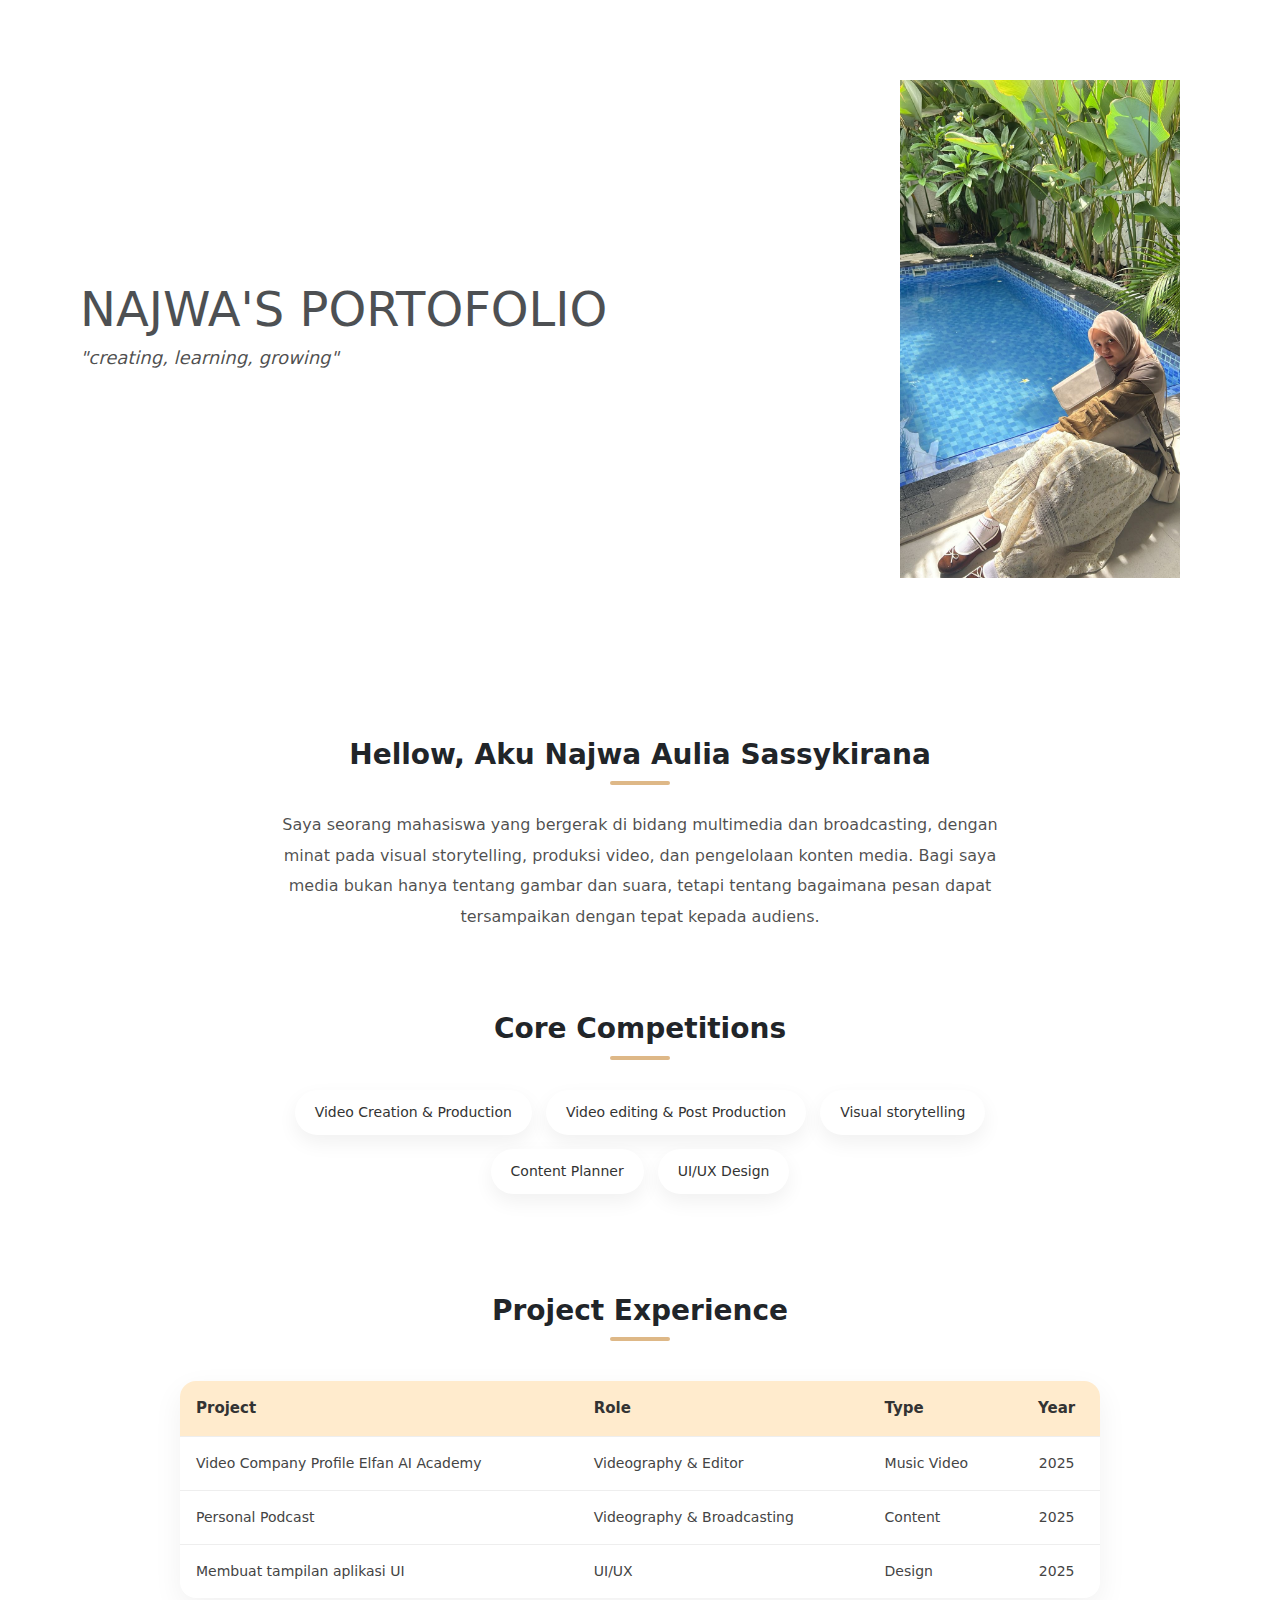
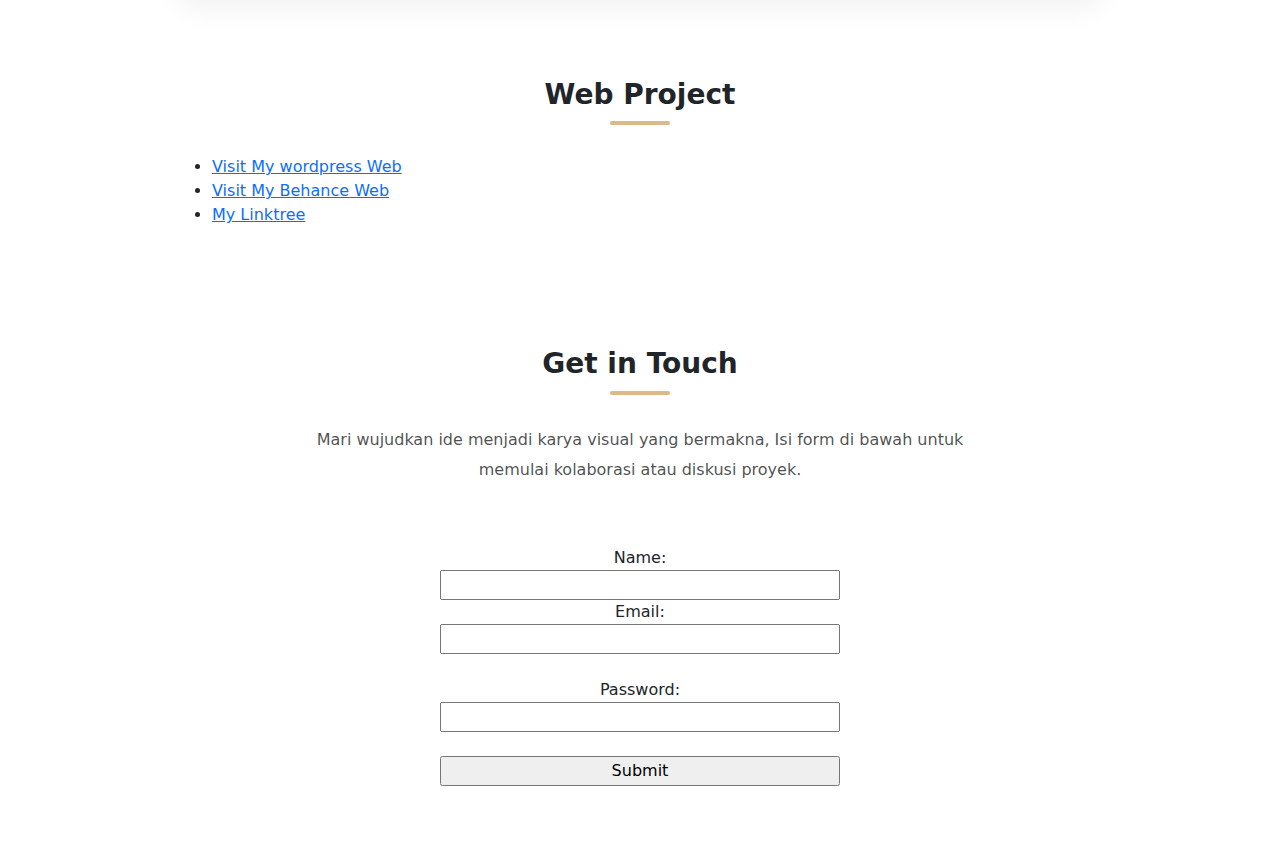
<file: index.html/index.html>
<!DOCTYPE html>
<html lang="en">
  <head>
    <meta charset="UTF-8" />
    <meta name="viewport" content="width=device-width, initial-scale=1.0" />
    <title>Document</title>
    <link rel="stylesheet" href="./bootstrap-5.3.8-dist/css/bootstrap.min.css">
    <link rel="stylesheet" href="style.css">
  </head>
  <body class="body">
    <header class="hero">
      <div class="hero-text">
    <h1>NAJWA'S PORTOFOLIO</h1>
    <h2>"creating, learning, growing"</h2>
      </div>
    <div class="hero-image">
    <img src="./najul.jpg" alt="foto najul">
    </div>
    </header>
    <section class="main-content">
  <div class="intro">
    <h2>Hellow, Aku Najwa Aulia Sassykirana</h2>
    <p>
      Saya seorang mahasiswa yang bergerak di bidang multimedia dan
      broadcasting, dengan minat pada visual storytelling, produksi video, dan
      pengelolaan konten media. Bagi saya media bukan hanya tentang gambar dan
      suara, tetapi tentang bagaimana pesan dapat tersampaikan dengan tepat
      kepada audiens.
    </p>
  </div>


  <section class="main-content">
  <div class="Competitions">
    <h2>Core Competitions</h2>
    <ul class="skills">
      <li>Video Creation & Production</li>
      <li>Video editing & Post Production</li>
      <li>Visual storytelling</li>
      <li>Content Planner</li>
      <li>UI/UX Design</li>
    </ul>
  </div>
  

  </section>

    
  <div class="Projects">
    <h2 class="project-title">Project Experience</h2>

  <table class="project-table">
  <thead>
    <tr>
      <th>Project</th>
      <th>Role</th>
      <th>Type</th>
      <th>Year</th>
    </tr>
  </thead>

  <tbody>
    <tr>
      <td>Video Company Profile Elfan AI Academy</td>
      <td>Videography & Editor</td>
      <td>Music Video</td>
      <td>2025</td>
    </tr>

    <tr>
      <td>Personal Podcast</td>
      <td>Videography & Broadcasting</td>
      <td>Content</td>
      <td>2025</td>
    </tr>

    <tr>
      <td>Membuat tampilan aplikasi UI</td>
      <td>UI/UX</td>
      <td>Design</td>
      <td>2025</td>
    </tr>
  </div>
  </tbody>
</table>


  <div class="web projects">
    <h2>Web Project</h2>
    <ul class="web links">
      <li><a href="https://uniqueplace12.wordpress.com/">Visit My wordpress Web</a></li>
      <li><a href="https://www.behance.net/najwakirana"> Visit My Behance Web</a></li>
      <li><a href="https://linktr.ee/uniqueplace"> My Linktree</a></li>
    </ul>
  </div>

    <section class="contact">
    <h2>Get in Touch</h2>
    <p>
      Mari wujudkan ide menjadi karya visual yang bermakna, Isi form di bawah
      untuk memulai kolaborasi atau diskusi proyek.
    </p>

    <form action="/action_page.php">
      <label for="fname">Name:</label><br />
      <input type="text" id="fname" name="fname" value=><br />
      <label for="email">Email:</label><br />
      <input type="text" id="email" name="email" value=><br /><br />
      <label for="password">Password:</label><br />
      <input type="text" id="password" name="password" value=><br /><br />
      <input type="submit" value="Submit" />
    </form>
  </section>
  </body>
</html>
</file>
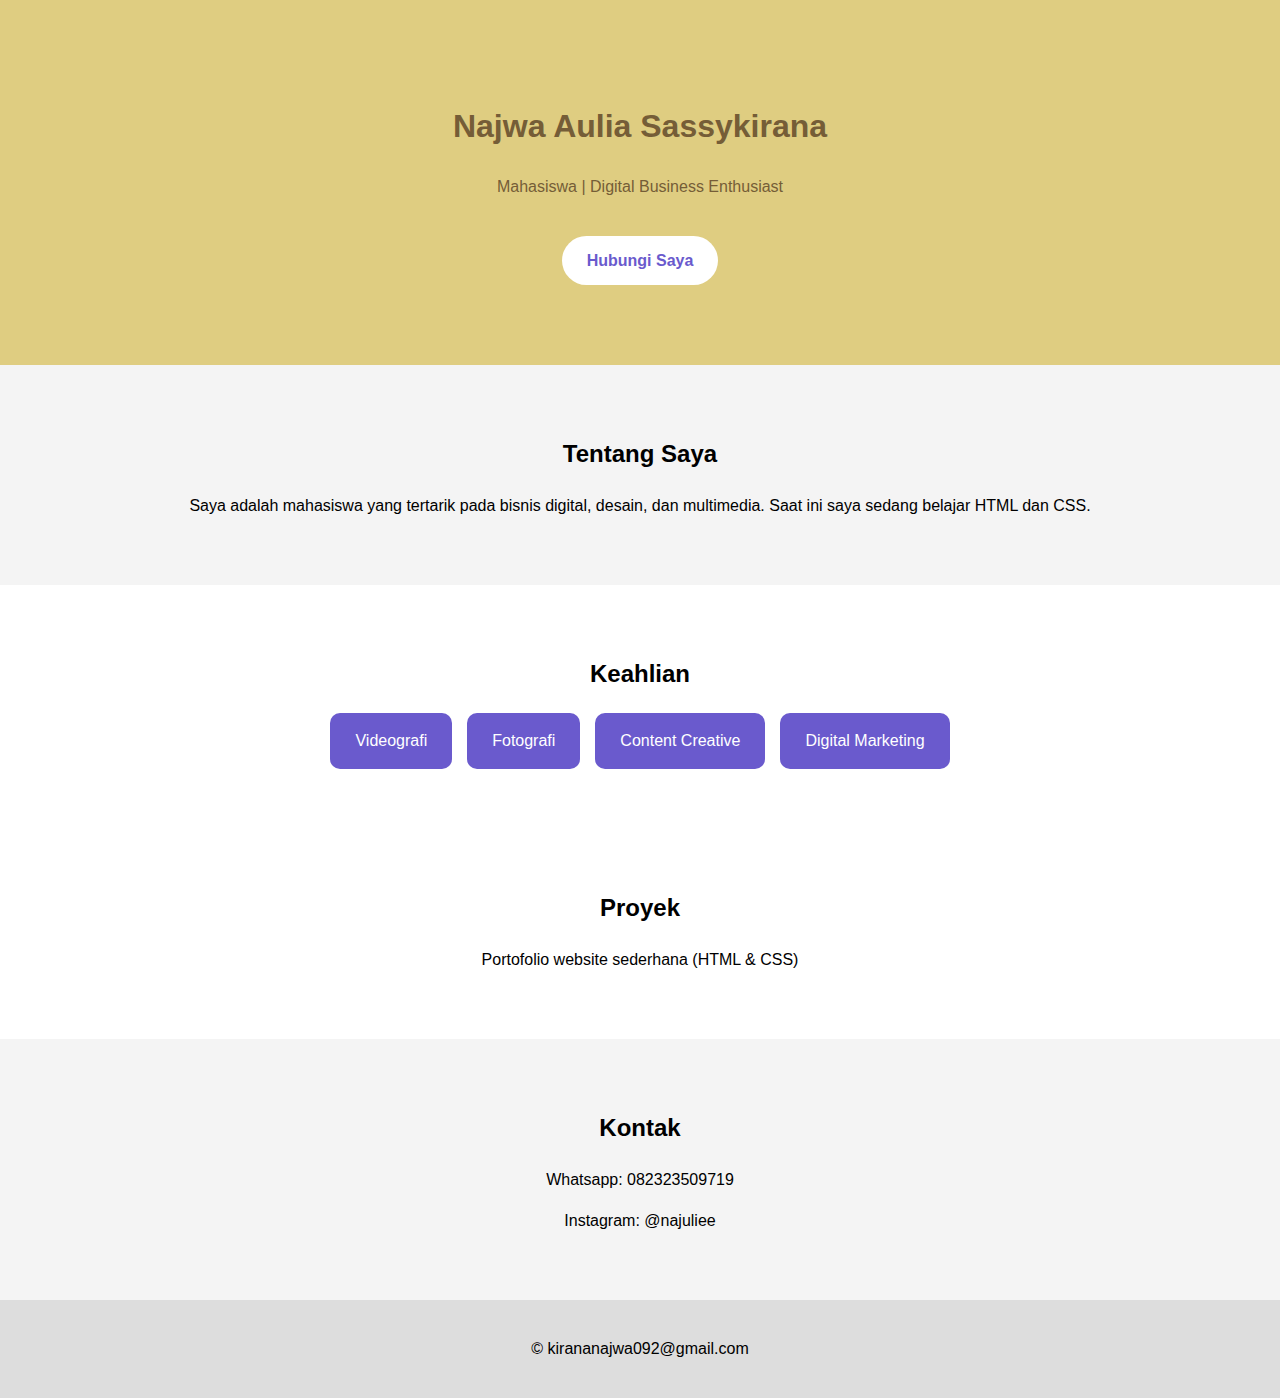
<file: introduction.html>
<!DOCTYPE html>
<html lang="id">
  <head>
    <meta charset="UTF-8" />
    <title>Landing Page Portofolio | Najwa Aulia</title>
    <link rel="stylesheet" href="style.css" />
  </head>
  <body>
    <!-- HERO -->
    <section class="hero">
      <h1>Najwa Aulia Sassykirana</h1>
      <p>Mahasiswa | Digital Business Enthusiast</p>
      <a href="#contact" class="btn">Hubungi Saya</a>
    </section>

    <!-- ABOUT -->
    <section class="about">
      <h2>Tentang Saya</h2>
      <p>
        Saya adalah mahasiswa yang tertarik pada bisnis digital, desain, dan
        multimedia. Saat ini saya sedang belajar HTML dan CSS.
      </p>
    </section>

    <!-- SKILLS -->
    <section class="skills">
      <h2>Keahlian</h2>
      <div class="skill-list">
        <div class="card">Videografi</div>
        <div class="card">Fotografi</div>
        <div class="card">Content Creative</div>
        <div class="card">Digital Marketing</div>
      </div>
    </section>

    <!-- PROJECT -->
    <section class="projects">
      <h2>Proyek</h2>
      <p>Portofolio website sederhana (HTML & CSS)</p>
    </section>

    <!-- CONTACT -->
    <section class="contact" id="contact">
      <h2>Kontak</h2>
      <p>Whatsapp: 082323509719</p>
      <p>
        <a href="http://https://www.instagram.com/najuliee/"></a>Instagram:
        @najuliee
      </p>
    </section>

    <footer>
      <p>&copy; kirananajwa092@gmail.com</p>
    </footer>
  </body>
</html>
</file>
<file: index.html/style.css>
.hero {
  background-color: var(#f1dddd);
  display: flex;
  align-items: center;
  justify-content: space-between;
  padding: 80px;
  gap: 20px;
}
.hero-text h1 {
  font-size: 48px;
  font-style: arial;
  opacity: 0.8;
  margin: 0;
}
.hero-image img {
  width: 280px;
  height: auto;
  display: block;
  opacity: 100%;
}
.hero-image{
  min-width: 300px;
}

.hero-text h2 {
  font-size: 18px;
  font-weight: normal;
  font-style: italic;
  margin-top: 8px;
  color: rgba(0, 0, 0, 0.7);
}

.main-content {
  max-width: 1000px;
  margin: 80px auto;
  padding: 0 40px;
}
.main-content h2 {
  text-align: center;
  margin: 80px 0 30px;
  font-size: 28px;
  font-weight: 600;
  position: relative;
}
.main-content h2::after {
  content: "";
  display: block;
  width: 60px;
  height: 4px;
  background-color: burlywood;
  border-radius: 10px;
  margin: 10px auto 0;
}
.main-content p {
  text-align: center;
  line-height: 1.9;
  max-width: 720px;
  margin: 0 auto 60px;
  color: rgba(0, 0, 0, 0.7);
}
.intro {
  text-align: center;
  margin-bottom: 80px;
}
.intro h2 {
  margin-bottom: 25px;
}
.intro p {
  max-width: 720px;
  margin: 0 auto;
  line-height: 1.9;
}
.skills {
  list-style: none;
  padding: 0;
  display: flex;
  flex-wrap: wrap;
  gap: 14px;
  justify-content: center;
  margin-bottom: 100px;
}
.skills li {
  background: #fff;
  padding: 12px 20px;
  border-radius: 999px;
  font-size: 14px;
  box-shadow: 0 8px 20px rgba(0, 0, 0, 0.06);
  transition: transform 0.3s ease;
  background-color: #ffffff;
  color: #333;
}
.skills li:hover {
  transform: translateY(-4px);
}
.project-table {
  width: 100%;
  border-collapse: collapse;
  margin-top: 40px;
  background-color: #fff;
  border-radius: 16px;
  overflow: hidden;
  box-shadow: 0 10px 30px rgba(0, 0, 0, 0.06);
}
.project-table thead {
  background-color: blanchedalmond;
}
.project-table th {
  padding: 16px;
  text-align: left;
  font-weight: 600;
  font-size: 15px;
  color: #333;
}
.project-table td {
  padding: 16px;
  font-size: 14px;
  color: #444;
  border-top: 1px solid #eee;
}
.project-table tbody tr:hover {
  background-color: #fffdf6;
}
.project-table td:last-child,
.project-table th:last-child {
  text-align: center;
}
.section title {
  text-align: center;
  font-size: 28px;
  font-weight: 600;
  margin: 80px auto 40px;
}
.section-title::after {
  content: "";
  display: block;
  width: 60px;
  height: 4px;
  background-color: burlywood;
  margin: 12px auto 0;
  border-radius: 10px;
}
.project-title {
  width: 100%;
  text-align: center;
  margin: 80px 0 40px 0;
  font-size: 28px;
  font-weight: 600;
}
.project-title::after {
  content: "";
  display: block;
  width: 60px;
  height: 4px;
  background: burlywood;
  margin: 12px auto 0;
  border-radius: 10px;
}
.web-projects {
  margin: 80px auto;
  text-align: center;
}
.web-links {
  list-style: none;
  padding: 0;
  margin-top: 30px;
  display: flex;
  justify-content: center;
  gap: 20px;
  flex-wrap: wrap;
}
.web-links li a {
  display: inline-block;
  padding: 12px 24px;
  background-color: #fff;
  border-radius: 30px;
  text-decoration: none;
  color: #333;
  font-weight: 500;
  box-shadow: 0 8px 20px rgba(0, 0, 0, 0.8);
  transition: all 0.3s;
}
.contact{
  text-align: center;
  margin-top: 120px;
}
.contact form {
  max-width: 400px;
  margin: 40px auto;
  text-align: center;
}
.contact form input {
  width: 100%;
}
</file>
<file: style.css>
body {
    margin: 0;
    font-family: Arial, sans-serif;
    line-height: 1.6;
}

/* HERO */
.hero  {
    background-color: #dfcd81;
    color: rgb(117, 93, 55);
    text-align: center;
    padding: 80px 20px;
}

.hero .btn {
    display: inline-block;
    margin-top: 20px;
    padding: 12px 25px;
    background-color: white;
    color: #6a5acd;
    text-decoration: none;
    border-radius: 25px;
    font-weight: bold;
}

/* SECTION */
section {
    padding: 50px 20px;
    text-align: center;
}

.about {
    background-color: #f4f4f4;
}

/* SKILLS */
.skill-list {
    display: flex;
    justify-content: center;
    gap: 15px;
    flex-wrap: wrap;
}

.card {
    background-color: #6a5acd;
    color: white;
    padding: 15px 25px;
    border-radius: 10px;
}

/* CONTACT */
.contact {
    background-color: #f4f4f4;
}

/* FOOTER */
footer {
    text-align: center;
    padding: 20px;
    background-color: #ddd;
</file>
